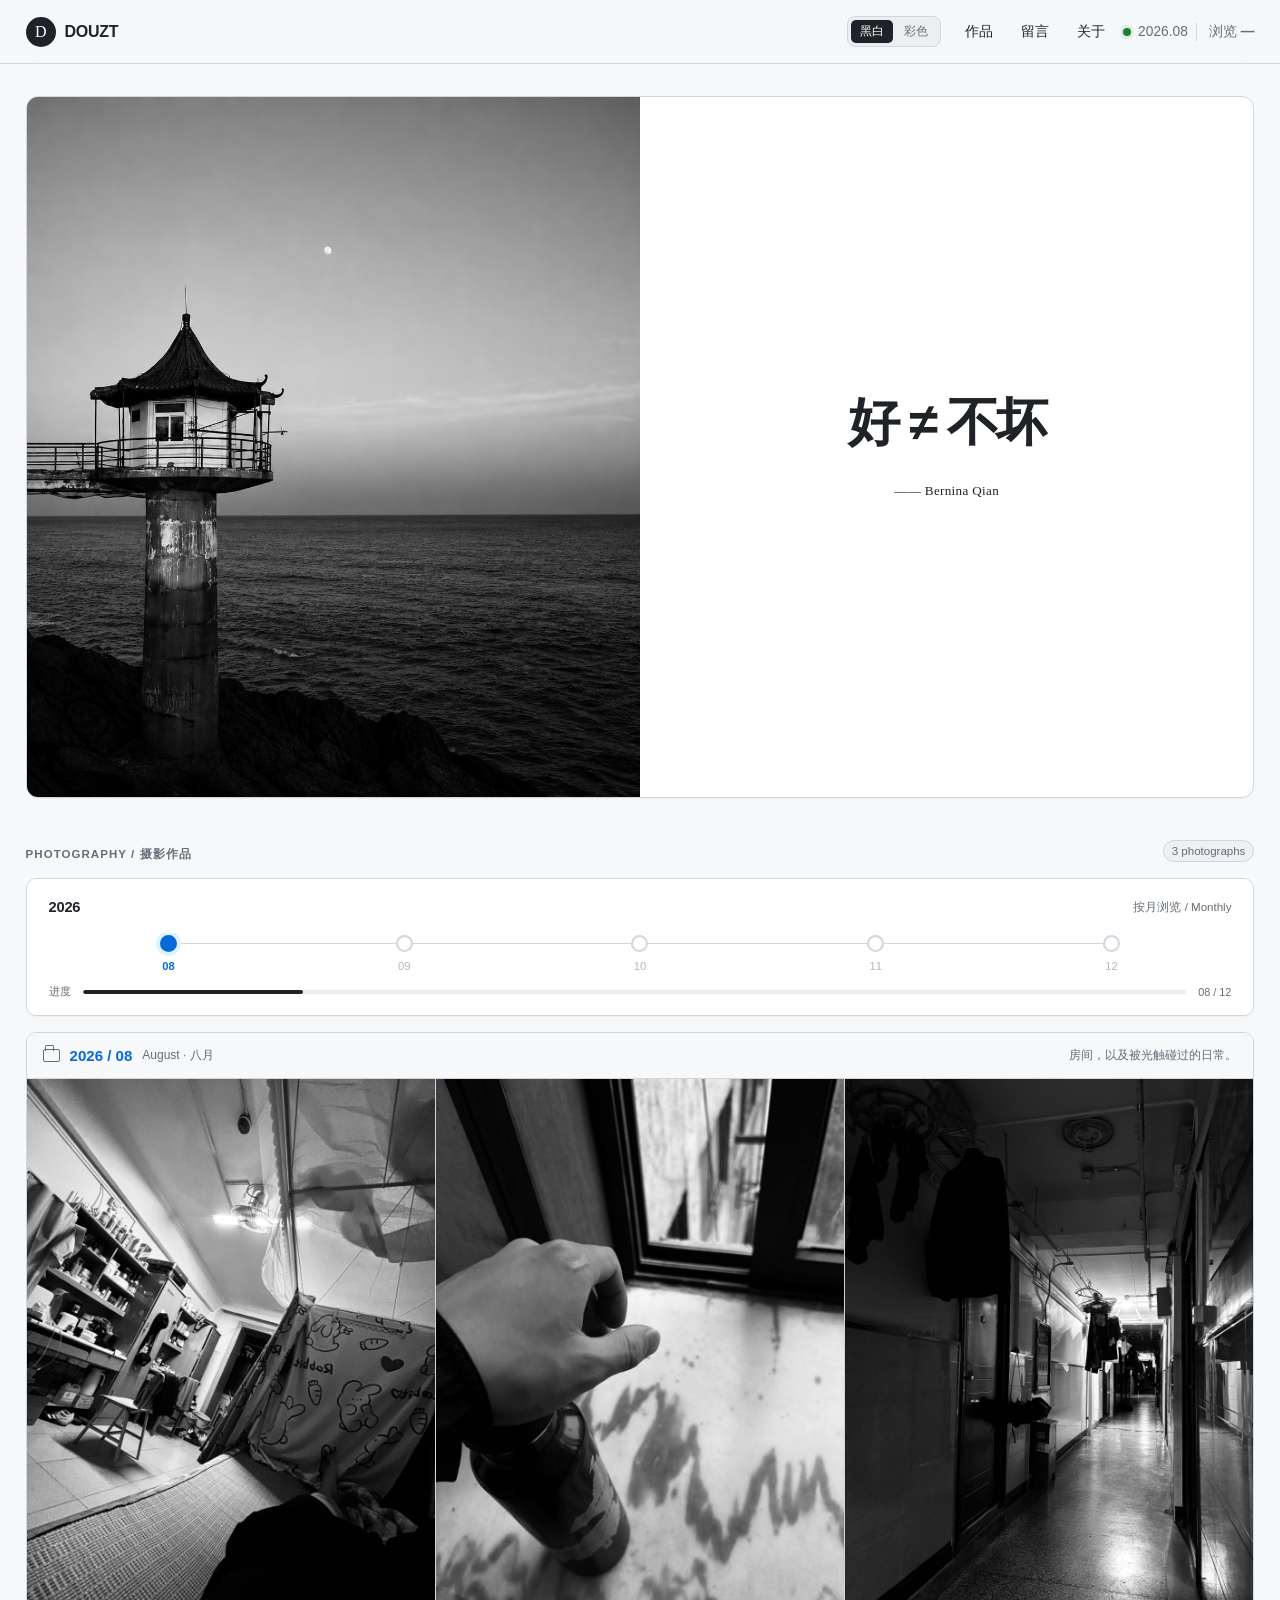
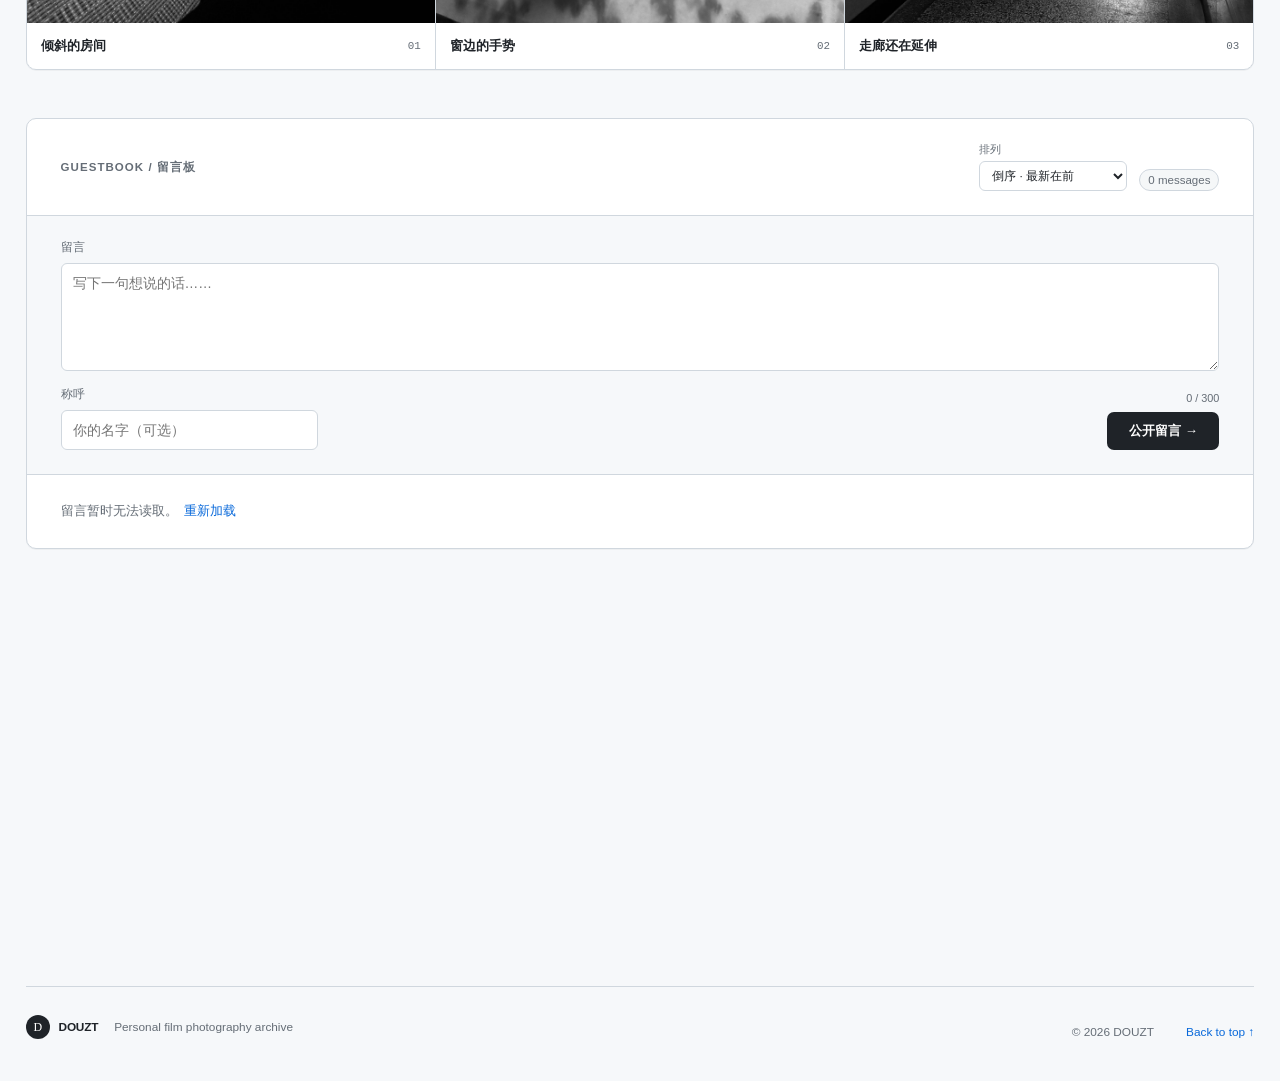
<file: index.html>
<!doctype html>
<html lang="zh-CN" data-theme="bw">
<head>
  <meta charset="utf-8">
  <meta name="viewport" content="width=device-width, initial-scale=1">
  <meta name="theme-color" content="#f6f8fa">
  <meta name="description" content="DOUZT 的个人黑白胶片摄影档案，保存日常空间、光线与生活留下的痕迹。">
  <meta property="og:title" content="DOUZT — Film Photography Archive">
  <meta property="og:description" content="保存黑白胶片中的日常、空间与光线。">
  <meta property="og:image" content="og.png">
  <title>DOUZT — Film Photography Archive</title>
  <script src="guestbook-config.js"></script>
  <style>
:root {
  --canvas: #f6f8fa;
  --surface: #ffffff;
  --ink: #1f2328;
  --muted: #656d76;
  --border: #d0d7de;
  --border-soft: #d8dee4;
  --accent: #0969da;
  --accent-soft: #ddf4ff;
  --klein: #002fa7;
  --shadow: 0 1px 0 rgba(31, 35, 40, 0.04);
}

html[data-theme="color"] {
  --canvas: #ffffff;
  --surface: #ffffff;
  --ink: #20242b;
  --muted: #697386;
  --border: #d8dee8;
  --border-soft: #e8ebf1;
  --accent: #002fa7;
  --accent-soft: #edf2ff;
  --shadow: 0 1px 2px rgba(31, 35, 40, 0.035), 0 12px 32px rgba(43, 55, 82, 0.045);
}

* { box-sizing: border-box; }
html { scroll-behavior: smooth; background: var(--canvas); }
body { margin: 0; background: var(--canvas); color: var(--ink); font-family: -apple-system, BlinkMacSystemFont, "Segoe UI", Arial, "PingFang SC", "Microsoft YaHei", sans-serif; -webkit-font-smoothing: antialiased; }
a { color: inherit; text-decoration: none; }
button { color: inherit; font: inherit; }
::selection { background: var(--accent-soft); color: var(--ink); }

.topbar { position: sticky; z-index: 50; top: 0; height: 64px; background: rgba(246, 248, 250, 0.9); border-bottom: 1px solid var(--border); backdrop-filter: blur(16px); }
.topbar-inner { width: calc(100% - clamp(28px, 4vw, 72px)); height: 100%; margin: 0 auto; display: flex; align-items: center; justify-content: space-between; }
.brand { display: inline-flex; align-items: center; gap: 9px; font-weight: 650; letter-spacing: -0.02em; }
.brand-mark { display: grid; place-items: center; width: 30px; height: 30px; border-radius: 50%; background: var(--ink); color: #fff; font-family: Georgia, serif; font-weight: 400; }
.topbar nav { display: flex; align-items: center; gap: 8px; font-size: 0.86rem; }
.mode-switch { display: inline-flex; gap: 2px; margin-right: 6px; padding: 3px; background: rgba(175, 184, 193, 0.14); border: 1px solid var(--border); border-radius: 8px; }
.mode-switch button { padding: 4px 9px; color: var(--muted); background: transparent; border: 0; border-radius: 5px; font-size: 0.72rem; cursor: pointer; }
.mode-switch button:hover, .mode-switch button:focus-visible { color: var(--accent); }
.mode-switch button.active { color: #fff; background: var(--ink); box-shadow: var(--shadow); }
html[data-theme="color"] ::selection { background: var(--klein); color: #ffffff; }
html[data-theme="color"] .mode-switch { background: #f3f5f8; border-color: var(--border); }
html[data-theme="color"] .mode-switch button { color: var(--muted); }
html[data-theme="color"] .mode-switch button:hover,
html[data-theme="color"] .mode-switch button:focus-visible { color: var(--klein); }
html[data-theme="color"] .mode-switch button.active { color: #ffffff; background: var(--klein); box-shadow: 0 1px 3px rgba(0, 47, 167, 0.2); }
html[data-theme="color"] .brand-mark { color: #ffffff; background: var(--klein); }
.topbar nav a { padding: 7px 10px; border-radius: 6px; }
.topbar nav a:hover, .topbar nav a:focus-visible { background: rgba(208, 215, 222, 0.4); }
.nav-status { display: inline-flex; align-items: center; gap: 7px; color: var(--muted); }
.nav-status i { width: 8px; height: 8px; border-radius: 50%; background: #1a7f37; box-shadow: 0 0 0 3px rgba(26, 127, 55, 0.1); }
.nav-views { padding-left: 12px; color: var(--muted); border-left: 1px solid var(--border); font-variant-numeric: tabular-nums; }
html[data-theme="color"] .topbar { background: rgba(255, 255, 255, 0.94); }
html[data-theme="color"] .topbar nav a:hover,
html[data-theme="color"] .topbar nav a:focus-visible { color: var(--klein); background: var(--accent-soft); }
html[data-theme="color"] .nav-status i { background: var(--klein); box-shadow: 0 0 0 3px rgba(0, 47, 167, 0.1); }
html[data-theme="color"] .compact-hero { border-color: #cbd5e4; }
html[data-theme="color"] .hero-copy { color: #ffffff; background: var(--klein); }
html[data-theme="color"] .hero-copy h1 { color: #ffffff; }
html[data-theme="color"] .quote-credit { color: #e1e9ff; }
html[data-theme="color"] .month-bar,
html[data-theme="color"] .guestbook-form { background: #f7f9fc; }
html[data-theme="color"] .timeline-progress { background: #e8edf5; }
html[data-theme="color"] .timeline-progress i { background: var(--klein); }
html[data-theme="color"] .form-actions button { color: #ffffff; background: var(--klein); border-color: var(--klein); }
html[data-theme="color"] .form-actions button:hover { color: #ffffff; background: #002889; }
html[data-theme="color"] .count-badge { color: var(--klein); background: var(--accent-soft); border-color: #c8d6f7; }
html[data-theme="color"] .timeline-year-tabs button.active { color: var(--klein); background: var(--accent-soft); border-color: #c8d6f7; }
html[data-theme="color"] .timeline-node:disabled { color: #a8b0bd; }
html[data-theme="color"] .month-bar { background: #f7f9fc; }
html[data-theme="color"] .guestbook-form input:focus,
html[data-theme="color"] .guestbook-form textarea:focus { border-color: var(--klein); box-shadow: 0 0 0 3px rgba(0, 47, 167, 0.11); }
html[data-theme="color"] .view-cue { color: #ffffff; background: rgba(0, 47, 167, 0.92); }
html[data-theme="color"] footer .brand { color: var(--ink); }

.site-content { width: calc(100% - clamp(28px, 4vw, 72px)); margin: 0 auto; padding: 32px 0 80px; }
.compact-hero { display: grid; grid-template-columns: repeat(2, minmax(0, 1fr)); height: clamp(680px, 78vh, 860px); overflow: hidden; background: var(--surface); border: 1px solid var(--border); border-radius: 12px; box-shadow: var(--shadow); }
.hero-copy { min-width: 0; padding: clamp(54px, 5.6vw, 104px); display: flex; flex-direction: column; align-items: center; justify-content: center; text-align: center; }
.hero-copy-pending { visibility: hidden; opacity: 0; }
.hero-copy-ready { visibility: visible; opacity: 1; transition: opacity 180ms ease; }
.overline { margin: 0; color: var(--muted); font-size: 0.72rem; font-weight: 600; letter-spacing: 0.09em; text-transform: uppercase; }
.hero-copy h1 { margin: 0 0 34px; font-size: clamp(2.9rem, 4.1vw, 4.9rem); font-weight: 650; line-height: 1.03; letter-spacing: -0.055em; }
.hero-copy h1 span { display: block; white-space: nowrap; }
.hero-summary { max-width: 430px; margin: 0; color: var(--muted); font-size: 1rem; line-height: 1.75; }
.hero-copy blockquote { margin: 34px 0 30px; padding-left: 18px; border-left: 2px solid var(--border); }
.hero-copy blockquote p { margin: 0; font-family: Georgia, "Times New Roman", serif; font-size: 1rem; line-height: 1.55; }
.hero-copy cite { display: block; margin-top: 8px; color: var(--muted); font-size: 0.7rem; font-style: normal; letter-spacing: 0.08em; text-transform: uppercase; }
.quote-credit { width: 100%; margin: 0; color: var(--ink); font-family: Georgia, "Times New Roman", serif; font-size: clamp(0.82rem, 1vw, 1rem); letter-spacing: 0.025em; text-align: center; }
.primary-link { display: inline-flex; align-items: center; gap: 20px; padding: 9px 14px; background: var(--ink); color: #fff; border: 1px solid rgba(31, 35, 40, 0.15); border-radius: 7px; font-size: 0.86rem; font-weight: 600; transition: transform 180ms ease, background 180ms ease; }
.primary-link:hover { background: #32383f; transform: translateY(-1px); }
.hero-visual { position: relative; min-height: 0; overflow: hidden; background: #d8dadd; }
.hero-visual img { position: absolute; inset: 0; width: 100%; height: 100%; object-fit: cover; object-position: center; }
.visual-label { position: absolute; right: 14px; bottom: 14px; padding: 6px 9px; background: rgba(0, 0, 0, 0.7); color: #fff; border: 1px solid rgba(255, 255, 255, 0.22); border-radius: 6px; font-size: 0.65rem; letter-spacing: 0.06em; text-transform: uppercase; backdrop-filter: blur(8px); }

.portfolio-layout { display: grid; grid-template-columns: minmax(0, 1fr); align-items: start; padding-top: 40px; }
.avatar { display: grid; place-items: center; width: 82px; height: 82px; margin-bottom: 16px; border-radius: 50%; background: var(--ink); color: #fff; font-family: Georgia, serif; font-size: 2.5rem; }
.handle { margin: 3px 0 18px !important; color: var(--muted) !important; font-size: 0.92rem !important; }

.archive-main { min-width: 0; }
.section-heading { display: flex; align-items: end; justify-content: space-between; gap: 20px; margin: 2px 0 16px; }
.section-heading h2 { margin: 6px 0 0; font-size: 1.75rem; letter-spacing: -0.035em; }
.count-badge { padding: 4px 8px; color: var(--muted); background: rgba(175, 184, 193, 0.12); border: 1px solid var(--border); border-radius: 999px; font-size: 0.72rem; }
.timeline-panel { margin-bottom: 16px; padding: 20px 22px 16px; background: var(--surface); border: 1px solid var(--border); border-radius: 10px; box-shadow: var(--shadow); }
.timeline-heading { display: flex; align-items: center; justify-content: space-between; gap: 20px; margin-bottom: 18px; }
.timeline-heading > div { display: flex; align-items: center; gap: 12px; }
.timeline-heading strong { font-size: 0.92rem; letter-spacing: -0.02em; }
.timeline-heading span { color: var(--muted); font-size: 0.72rem; }
.timeline-year-tabs { display: flex; align-items: center; gap: 4px; }
.timeline-year-tabs button { padding: 3px 7px; color: var(--muted); background: transparent; border: 1px solid transparent; border-radius: 5px; font-size: 0.68rem; cursor: pointer; }
.timeline-year-tabs button:hover, .timeline-year-tabs button:focus-visible { color: var(--accent); border-color: var(--border); }
.timeline-year-tabs button.active { color: var(--accent); background: var(--accent-soft); border-color: rgba(9, 105, 218, 0.18); }
.timeline-scroll { overflow-x: auto; padding: 2px 2px 8px; scrollbar-width: thin; }
.timeline-track { position: relative; display: grid; grid-template-columns: repeat(12, minmax(54px, 1fr)); min-width: 720px; }
.timeline-track::before { content: ""; position: absolute; left: var(--timeline-edge, 4.16%); right: var(--timeline-edge, 4.16%); top: 8px; height: 1px; background: var(--border); }
.timeline-node { position: relative; z-index: 1; display: grid; justify-items: center; gap: 8px; padding: 0 4px 5px; color: var(--muted); background: transparent; border: 0; font: inherit; font-size: 0.7rem; font-variant-numeric: tabular-nums; cursor: pointer; }
.timeline-node:disabled { color: #afb8c1; cursor: default; }
.timeline-node:not(:disabled):hover, .timeline-node:not(:disabled):focus-visible { color: var(--accent); }
.timeline-node:focus-visible { outline: 2px solid var(--accent); outline-offset: 3px; border-radius: 4px; }
.timeline-dot { width: 17px; height: 17px; background: var(--surface); border: 2px solid var(--border); border-radius: 50%; transition: border-color 160ms ease, background 160ms ease, box-shadow 160ms ease; }
.timeline-node.active { color: var(--accent); font-weight: 600; }
.timeline-node.active .timeline-dot { background: var(--accent); border-color: var(--accent); box-shadow: 0 0 0 4px var(--accent-soft); }
.timeline-progress-row { display: grid; grid-template-columns: auto minmax(120px, 1fr) auto; gap: 12px; align-items: center; color: var(--muted); font-size: 0.68rem; font-variant-numeric: tabular-nums; }
.timeline-progress { height: 4px; overflow: hidden; background: #eaeef2; border-radius: 999px; }
.timeline-progress i { display: block; height: 100%; background: var(--ink); border-radius: inherit; transition: width 320ms cubic-bezier(0.22, 1, 0.36, 1); }
.month-card { overflow: hidden; background: var(--surface); border: 1px solid var(--border); border-radius: 10px; box-shadow: var(--shadow); }
.month-bar { display: flex; align-items: center; justify-content: space-between; gap: 24px; padding: 14px 16px; border-bottom: 1px solid var(--border); background: #f6f8fa; }
.month-bar > div { display: flex; align-items: center; gap: 10px; }
.month-bar h3 { margin: 0; color: var(--accent); font-size: 0.94rem; }
.month-name { color: var(--muted); font-size: 0.75rem; }
.month-bar p { margin: 0; color: var(--muted); font-size: 0.78rem; }
.folder-icon { position: relative; width: 17px; height: 13px; border: 1.5px solid var(--muted); border-radius: 2px; }
.folder-icon::before { content: ""; position: absolute; left: 1px; top: -5px; width: 7px; height: 5px; border: 1.5px solid var(--muted); border-bottom: 0; border-radius: 2px 2px 0 0; }
.gallery-grid { display: grid; grid-template-columns: repeat(3, minmax(0, 1fr)); gap: 1px; background: var(--border); }
.photo-card { min-width: 0; background: var(--surface); }
.photo-button { position: relative; display: block; width: 100%; padding: 0; border: 0; background: #111; cursor: zoom-in; overflow: hidden; }
.photo-frame { position: relative; display: block; width: 100%; aspect-ratio: 3 / 4; overflow: hidden; }
.photo-frame img { position: absolute; inset: 0; width: 100%; height: 100%; object-fit: cover; transition: transform 550ms cubic-bezier(0.22, 1, 0.36, 1), filter 280ms ease; }
.photo-button:hover .photo-frame img, .photo-button:focus-visible .photo-frame img { transform: scale(1.035); filter: contrast(1.06); }
.photo-button:focus-visible { outline: 2px solid var(--accent); outline-offset: -2px; }
.view-cue { position: absolute; right: 10px; bottom: 10px; padding: 5px 8px; background: rgba(255, 255, 255, 0.92); color: var(--ink); border-radius: 5px; font-size: 0.68rem; opacity: 0; transform: translateY(4px); transition: opacity 180ms ease, transform 180ms ease; }
.photo-button:hover .view-cue, .photo-button:focus-visible .view-cue { opacity: 1; transform: translateY(0); }
.photo-info { display: flex; align-items: center; justify-content: space-between; gap: 10px; padding: 14px; }
.photo-info h4 { margin: 0; font-size: 0.84rem; font-weight: 600; }
.photo-info p { margin: 4px 0 0; color: var(--muted); font-size: 0.72rem; }
.photo-info > span { color: var(--muted); font-family: ui-monospace, SFMono-Regular, Consolas, monospace; font-size: 0.68rem; }
.about-card { display: flex; flex-direction: column; align-items: center; gap: 28px; margin: 24px 0 0; padding: 42px 40px; text-align: center; background: var(--surface); border: 1px solid var(--border); border-radius: 10px; box-shadow: var(--shadow); }
.about-identity { display: flex; flex-direction: column; align-items: center; }
.about-identity .overline { margin-bottom: 24px; }
.about-identity h2 { margin: 0; font-size: 1.45rem; letter-spacing: -0.03em; }
.about-profile-copy { width: min(100%, 620px); }
.about-profile-copy > p { margin: 0 0 24px; color: var(--ink); font-size: 0.92rem; line-height: 1.75; }
.about-profile-copy dl { display: grid; gap: 3px; margin: 0; }
.about-profile-copy dl div { display: grid; justify-items: center; gap: 3px; padding: 7px 0; font-size: 0.8rem; }
.about-profile-copy dt { color: var(--muted); }
.about-profile-copy dd { margin: 0; text-align: center; }

.guestbook-card { margin: 48px 0 0; overflow: hidden; background: var(--surface); border: 1px solid var(--border); border-radius: 10px; box-shadow: var(--shadow); }
.guestbook-heading { display: flex; align-items: center; justify-content: space-between; gap: 24px; padding: 24px 34px; border-bottom: 1px solid var(--border); }
.guestbook-tools { display: flex; align-items: end; gap: 12px; }
.guestbook-tools label { display: grid; gap: 4px; color: var(--muted); font-size: 0.68rem; }
.guestbook-tools select { min-width: 148px; padding: 6px 28px 6px 8px; color: var(--ink); background: var(--surface); border: 1px solid var(--border); border-radius: 6px; font: inherit; font-size: 0.74rem; }
.guestbook-heading h2 { margin: 7px 0 6px; font-size: 1.75rem; letter-spacing: -0.035em; }
.guestbook-heading > div > p:last-child { margin: 0; color: var(--muted); font-size: 0.8rem; line-height: 1.6; }
.guestbook-form { display: grid; grid-template-columns: minmax(220px, 0.34fr) minmax(0, 1fr) auto; gap: 16px; align-items: end; padding: 24px 34px; background: #f6f8fa; border-bottom: 1px solid var(--border); }
.guestbook-form label { display: grid; gap: 7px; color: var(--muted); font-size: 0.74rem; }
.guestbook-form .message-field { grid-column: 1 / -1; }
.guestbook-form .name-field { grid-column: 1; }
.guestbook-form input, .guestbook-form textarea { width: 100%; padding: 9px 11px; color: var(--ink); background: var(--surface); border: 1px solid var(--border); border-radius: 6px; font: inherit; font-size: 0.86rem; outline: none; resize: vertical; transition: border-color 160ms ease, box-shadow 160ms ease; }
.guestbook-form input { height: 40px; }
.guestbook-form textarea { min-height: 108px; max-height: 220px; line-height: 1.55; }
.guestbook-form input:focus, .guestbook-form textarea:focus { border-color: var(--accent); box-shadow: 0 0 0 3px rgba(9, 105, 218, 0.12); }
.form-actions { grid-column: 3; display: flex; flex-direction: column; align-items: flex-end; gap: 8px; }
.form-actions > span { color: var(--muted); font-size: 0.68rem; font-variant-numeric: tabular-nums; }
.form-actions button { min-width: 112px; padding: 9px 13px; color: #fff; background: var(--ink); border: 1px solid rgba(31, 35, 40, 0.15); border-radius: 7px; font-size: 0.82rem; font-weight: 600; cursor: pointer; transition: transform 160ms ease, background 160ms ease; }
.form-actions button:hover { background: #32383f; transform: translateY(-1px); }
.form-actions button:disabled { opacity: 0.55; cursor: not-allowed; transform: none; }
.message-list { display: grid; }
.message-item { display: grid; grid-template-columns: minmax(0, 1fr) minmax(110px, 0.2fr) minmax(160px, auto); gap: 24px; align-items: start; padding: 20px 34px; border-bottom: 1px solid var(--border-soft); }
.message-item:last-child { border-bottom: 0; }
.message-item strong { justify-self: end; font-size: 0.82rem; }
.message-item time { justify-self: end; color: var(--muted); font-size: 0.7rem; font-variant-numeric: tabular-nums; white-space: nowrap; }
.message-item p { margin: 0; color: var(--ink); font-size: 0.85rem; line-height: 1.7; white-space: pre-wrap; overflow-wrap: anywhere; }
.board-state { margin: 0; padding: 28px 34px; color: var(--muted); font-size: 0.8rem; }
.board-state button { margin-left: 6px; padding: 0; color: var(--accent); background: transparent; border: 0; cursor: pointer; }

footer { width: calc(100% - clamp(28px, 4vw, 72px)); margin: 0 auto; padding: 28px 0 42px; display: grid; grid-template-columns: 1fr auto auto; gap: 32px; align-items: end; color: var(--muted); border-top: 1px solid var(--border); font-size: 0.74rem; }
footer > div { display: flex; align-items: center; gap: 16px; }
footer p { margin: 0; }
footer .brand { color: var(--ink); }
footer .brand-mark { width: 24px; height: 24px; font-size: 0.75rem; }
footer > a:last-child { color: var(--accent); }

.reveal { opacity: 0; transform: translateY(14px); transition: opacity 600ms ease, transform 600ms cubic-bezier(0.22, 1, 0.36, 1); }
.reveal.is-visible { opacity: 1; transform: translateY(0); }

.lightbox { position: fixed; z-index: 200; inset: 0; background: rgba(13, 17, 23, 0.96); color: #fff; animation: lightbox-in 220ms ease both; }
@keyframes lightbox-in { from { opacity: 0; } to { opacity: 1; } }
.lightbox-image { position: absolute; top: 50%; left: 50%; width: min(82vw, 1400px); height: min(78vh, 900px); transform: translate(-50%, -50%); }
.lightbox-image img { width: 100% !important; height: 100% !important; object-fit: contain; }
.lightbox-close, .lightbox-prev, .lightbox-next { position: absolute; z-index: 2; border: 0; background: transparent; color: inherit; cursor: pointer; }
.lightbox-close { top: 18px; right: 24px; padding: 8px; font-size: 0.75rem; }
.lightbox-prev, .lightbox-next { top: 50%; padding: 24px; font-size: 1.5rem; transform: translateY(-50%); }
.lightbox-prev { left: 0; } .lightbox-next { right: 0; }
.lightbox-caption { position: absolute; inset: auto 28px 20px; display: grid; grid-template-columns: 90px 1fr auto; gap: 20px; font-size: 0.7rem; letter-spacing: 0.05em; text-transform: uppercase; }

@media (max-width: 820px) {
  .site-content, .topbar-inner, footer { width: min(100% - 28px, 680px); }
  .compact-hero { grid-template-columns: 1fr; height: auto; }
  .hero-copy { padding: 44px 30px 48px; justify-content: center; }
  .hero-copy h1 { margin-bottom: 24px; }
  .hero-copy h1 span { white-space: normal; }
  .quote-credit { letter-spacing: 0.025em; }
  .hero-visual { height: clamp(440px, 68vh, 620px); min-height: 0; grid-row: 1; }
  .portfolio-layout { grid-template-columns: 1fr; }
  .guestbook-form { grid-template-columns: minmax(200px, 0.65fr) minmax(0, 1fr); }
  .guestbook-form .message-field { grid-column: 1 / -1; }
  .form-actions { grid-column: 2; flex-direction: row; align-items: center; justify-content: flex-end; }
}

@media (max-width: 620px) {
  .topbar { height: 58px; }
  .topbar nav a:not(.nav-status) { display: none; }
  .mode-switch { margin-right: 0; }
  .mode-switch button { padding-inline: 7px; }
  .site-content { padding-top: 18px; }
  .compact-hero { min-height: 0; }
  .hero-visual { height: clamp(420px, 68vh, 560px); min-height: 0; }
  .hero-copy h1 { font-size: 2.65rem; }
  .gallery-grid { grid-template-columns: 1fr; }
  .timeline-panel { padding: 18px 16px 14px; }
  .month-bar { align-items: flex-start; flex-direction: column; }
  .photo-frame { aspect-ratio: 4 / 5; }
  .view-cue { opacity: 1; transform: none; }
  .about-card { grid-template-columns: 1fr; gap: 30px; padding: 28px 24px; }
  .about-profile-copy { max-width: none; }
  .guestbook-heading { align-items: flex-start; flex-direction: column; padding: 26px 24px 22px; }
  .guestbook-form { grid-template-columns: 1fr; padding: 22px 24px; }
  .guestbook-form .message-field, .guestbook-form .name-field, .form-actions { grid-column: 1; }
  .form-actions { justify-content: space-between; }
  .guestbook-heading { align-items: flex-start; }
  .guestbook-tools { align-items: flex-end; flex-direction: column-reverse; }
  .message-item { grid-template-columns: 1fr auto; gap: 8px 16px; padding: 18px 24px; }
  .message-item p { grid-column: 1 / -1; }
  .message-item strong { justify-self: start; }
  .board-state { padding: 24px; }
  footer { grid-template-columns: 1fr auto; }
  footer > div { display: block; }
  footer p { margin-top: 8px; }
  footer > span { display: none; }
  .lightbox-image { width: calc(100vw - 24px); height: calc(100vh - 160px); }
  .lightbox-prev, .lightbox-next { top: auto; bottom: 18px; padding: 12px; transform: none; }
  .lightbox-caption { inset: auto 58px 23px; grid-template-columns: 1fr; gap: 4px; text-align: center; }
  .lightbox-caption span:last-child { display: none; }
}

@media (prefers-reduced-motion: reduce) {
  html { scroll-behavior: auto; }
  *, *::before, *::after { animation-duration: 0.01ms !important; animation-iteration-count: 1 !important; transition-duration: 0.01ms !important; }
  .reveal { opacity: 1; transform: none; }
}

    .lightbox { display:none; opacity:0; pointer-events:none; animation:none; }
    .lightbox.open { display:block; opacity:1; pointer-events:auto; animation:lightbox-in 220ms ease both; }
  </style>
  <noscript><style>.hero-copy { visibility: visible !important; opacity: 1 !important; }</style></noscript>
</head>
<body>
  <header class="topbar">
    <div class="topbar-inner">
      <a class="brand" href="#top" aria-label="返回首页"><span class="brand-mark">D</span><span>DOUZT</span></a>
      <nav aria-label="主要导航">
        <div class="mode-switch" role="group" aria-label="切换摄影版本"><button type="button" class="active" data-mode="bw" aria-pressed="true">黑白</button><button type="button" data-mode="color" aria-pressed="false">彩色</button></div>
        <a href="#archive">作品</a><a href="#guestbook">留言</a><a href="#about">关于</a>
        <span class="nav-status"><i></i><span id="nav-period">2026.08</span></span><span class="nav-views" aria-label="总浏览量">浏览 <b id="view-count">—</b></span>
      </nav>
    </div>
  </header>

  <main class="site-content" id="top">
    <section class="compact-hero reveal" aria-labelledby="hero-title">
      <div class="hero-visual hero-photo"><img id="hero-image" src="hero-pavilion-square.png" alt="海边完整灯塔、月亮与水面的黑白照片" fetchpriority="high"></div>
      <div class="hero-copy hero-copy-pending">
        <h1 id="hero-title"><span>好 ≠ 不坏</span></h1>
        <p class="quote-credit" id="quote-credit">—— Bernina Qian</p>
      </div>
    </section>

    <section class="portfolio-layout" id="archive">
      <div class="archive-main">
        <header class="section-heading reveal"><p class="overline">Photography / 摄影作品</p><span class="count-badge" id="archive-count">3 photographs</span></header>
        <div class="timeline-panel reveal">
          <div class="timeline-heading"><div><strong id="timeline-year">2026</strong><div class="timeline-year-tabs" id="timeline-years"></div></div><span>按月浏览 / Monthly</span></div>
          <div class="timeline-scroll"><div class="timeline-track" id="timeline-track" role="tablist" aria-label="2026 年摄影作品时间轴" style="grid-template-columns:repeat(5,minmax(54px,1fr));--timeline-edge:10%"><button type="button" role="tab" class="timeline-node active" data-month="2026-08" aria-selected="true" aria-controls="timeline-gallery" aria-label="2026 年 08 月"><span class="timeline-dot" aria-hidden="true"></span><span>08</span></button><button type="button" role="tab" class="timeline-node" data-month="2026-09" aria-selected="false" aria-controls="timeline-gallery" aria-label="2026 年 09 月，暂无作品" disabled><span class="timeline-dot" aria-hidden="true"></span><span>09</span></button><button type="button" role="tab" class="timeline-node" data-month="2026-10" aria-selected="false" aria-controls="timeline-gallery" aria-label="2026 年 10 月，暂无作品" disabled><span class="timeline-dot" aria-hidden="true"></span><span>10</span></button><button type="button" role="tab" class="timeline-node" data-month="2026-11" aria-selected="false" aria-controls="timeline-gallery" aria-label="2026 年 11 月，暂无作品" disabled><span class="timeline-dot" aria-hidden="true"></span><span>11</span></button><button type="button" role="tab" class="timeline-node" data-month="2026-12" aria-selected="false" aria-controls="timeline-gallery" aria-label="2026 年 12 月，暂无作品" disabled><span class="timeline-dot" aria-hidden="true"></span><span>12</span></button></div></div>
          <div class="timeline-progress-row" aria-label="时间进度"><span>进度</span><div class="timeline-progress"><i style="width:20%"></i></div><span class="timeline-progress-label">08 / 12</span></div>
        </div>
        <article class="month-card reveal" id="timeline-gallery" aria-labelledby="month-heading">
          <header class="month-bar"><div><span class="folder-icon" aria-hidden="true"></span><h3 id="month-heading">2026 / 08</h3><span class="month-name" id="month-name">August · 八月</span></div><p id="month-description">房间，以及被光触碰过的日常。</p></header>
          <div class="gallery-grid" id="gallery-grid"><article class="photo-card"><button type="button" class="photo-button" data-index="0" aria-label="全屏查看：倾斜的房间"><span class="photo-frame"><img src="room-01.jpg" alt="倾斜视角下的黑白房间、帘子与生活用品" loading="lazy"></span><span class="view-cue">查看大图</span></button><div class="photo-info"><div><h4>倾斜的房间</h4></div><span>01</span></div></article><article class="photo-card"><button type="button" class="photo-button" data-index="1" aria-label="全屏查看：窗边的手势"><span class="photo-frame"><img src="room-02.jpg" alt="窗边一只扶着瓶子的手，墙上落着模糊树影" loading="lazy"></span><span class="view-cue">查看大图</span></button><div class="photo-info"><div><h4>窗边的手势</h4></div><span>02</span></div></article><article class="photo-card"><button type="button" class="photo-button" data-index="2" aria-label="全屏查看：走廊还在延伸"><span class="photo-frame"><img src="room-03.jpg" alt="晾着衣物的幽深黑白走廊，尽头有一束光" loading="lazy"></span><span class="view-cue">查看大图</span></button><div class="photo-info"><div><h4>走廊还在延伸</h4></div><span>03</span></div></article></div>
        </article>
      </div>
    </section>

    <section class="guestbook-card reveal" id="guestbook" aria-labelledby="guestbook-title">
      <header class="guestbook-heading"><p class="overline" id="guestbook-title">Guestbook / 留言板</p><div class="guestbook-tools"><label><span>排列</span><select id="message-order"><option value="desc">倒序 · 最新在前</option><option value="asc">正序 · 最早在前</option></select></label><span class="count-badge" id="message-count">0 messages</span></div></header>
      <form class="guestbook-form" id="guestbook-form">
        <label class="message-field"><span>留言</span><textarea id="guest-message" required maxlength="300" rows="4" placeholder="写下一句想说的话……"></textarea></label>
        <label class="name-field"><span>称呼</span><input id="guest-name" type="text" maxlength="30" placeholder="你的名字（可选）"></label>
        <div class="form-actions"><span id="character-count">0 / 300</span><button type="submit">公开留言 <span aria-hidden="true">→</span></button></div>
      </form>
      <div class="message-list" id="message-list" aria-live="polite"><p class="board-state">正在读取留言……</p></div>
    </section>

    <section class="about-card reveal" id="about">
      <div class="about-identity"><p class="overline" id="about-kicker">About / 关于</p><h2 id="about-title">DOUZT</h2></div>
      <div class="about-profile-copy"><dl><div><dt id="about-media-label">媒介</dt><dd id="about-media">Black &amp; white film</dd></div><div><dt id="about-update-label">更新</dt><dd id="about-update-value">Monthly</dd></div><div><dt id="about-location-label">地点</dt><dd id="about-location-value">China</dd></div></dl></div>
    </section>
  </main>

  <footer><div><a class="brand" href="#top"><span class="brand-mark">D</span><span>DOUZT</span></a><p>Personal film photography archive</p></div><span>© 2026 DOUZT</span><a href="#top">Back to top ↑</a></footer>

  <div class="lightbox" role="dialog" aria-modal="true" aria-label="全屏作品浏览" aria-hidden="true">
    <button class="lightbox-close" type="button" aria-label="关闭全屏作品">关闭 ×</button>
    <div class="lightbox-image"><img src="room-01.jpg" alt=""></div>
    <div class="lightbox-caption"><span class="lb-number">01 / 03</span><span class="lb-title">倾斜的房间</span><span class="lb-date">2026.08</span></div>
    <button class="lightbox-prev" type="button" aria-label="上一张">←</button><button class="lightbox-next" type="button" aria-label="下一张">→</button>
  </div>

  <script>
    const fallbackAlbums=[{id:'fallback-2026-08',collection:'bw',year:2026,month:8,title_zh:'八月',title_en:'August',description:'房间，以及被光触碰过的日常。'},{id:'fallback-color-2026-08',collection:'color',year:2026,month:8,title_zh:'八月',title_en:'August',description:''}];
    const fallbackWorks=[
      {id:'fallback-1',album_id:'fallback-2026-08',image_url:'room-01.jpg',title_zh:'倾斜的房间',title_en:'Room, tilted',alt_text:'倾斜视角下的黑白房间、帘子与生活用品'},
      {id:'fallback-2',album_id:'fallback-2026-08',image_url:'room-02.jpg',title_zh:'窗边的手势',title_en:'A gesture by the window',alt_text:'窗边一只扶着瓶子的手，墙上落着模糊树影'},
      {id:'fallback-3',album_id:'fallback-2026-08',image_url:'room-03.jpg',title_zh:'走廊还在延伸',title_en:'The corridor keeps going',alt_text:'晾着衣物的幽深黑白走廊，尽头有一束光'}
    ];
    let albums=fallbackAlbums.slice();
    let allPhotos=fallbackWorks.slice();
    let works=fallbackWorks.slice();
    let mode=localStorage.getItem('douzt-photo-mode')==='color'?'color':'bw';
    let activeAlbum=fallbackAlbums.find(function(album){return album.collection===mode})||fallbackAlbums[0];
    let selectedYear=2026;
    const heroSourcesPrefix='__douzt_hero__:';
    let heroSources={bw:'hero-pavilion-square.png',color:'hero-pavilion-color.jpg'};
    const defaultAbout={kicker:'About / 关于',title:'DOUZT',mediaLabel:'媒介',mediaBw:'Black & white film',mediaColor:'Color photography',updateLabel:'更新',updateValue:'Monthly',locationLabel:'地点',locationValue:'China'};
    let aboutSettings=Object.assign({},defaultAbout);
    const lightbox=document.querySelector('.lightbox');
    const full=document.querySelector('.lightbox-image img');
    let current=0;
    const richTextPrefix='__douzt_rich__:';
    function escapeHtml(value){const node=document.createElement('span');node.textContent=value==null?'':String(value);return node.innerHTML}
    function unpackRichText(value,fallback){const source=value==null||value===''?String(fallback||''):String(value);if(!source.startsWith(richTextPrefix))return{text:source,style:{}};try{const parsed=JSON.parse(source.slice(richTextPrefix.length));return{text:String(parsed.text||fallback||''),style:parsed.style&&typeof parsed.style==='object'?parsed.style:{}}}catch(error){return{text:source,style:{}}}}
    function unpackAboutSettings(value){try{const parsed=JSON.parse(String(value||''));return parsed&&typeof parsed==='object'?Object.assign({},defaultAbout,parsed):Object.assign({},defaultAbout)}catch(error){return Object.assign({},defaultAbout)}}
    function richStyle(style){const rules=[];const size=Number(style&&style.fontSize);if(Number.isFinite(size)&&size>=10&&size<=96)rules.push('font-size:'+size+'px');if(style&&style.bold)rules.push('font-weight:700');if(style&&style.italic)rules.push('font-style:italic');if(style&&['left','center','right'].includes(style.align))rules.push('text-align:'+style.align);return rules.join(';')}
    function richSpan(value,fallback){const rich=unpackRichText(value,fallback);return '<span style="'+escapeHtml(richStyle(rich.style))+'">'+escapeHtml(rich.text)+'</span>'}
    function applyRichText(element,value,fallback){const rich=unpackRichText(value,fallback);element.textContent=rich.text;element.style.cssText=richStyle(rich.style);return rich}
    function renderAbout(){applyRichText(document.getElementById('about-kicker'),aboutSettings.kicker,defaultAbout.kicker);applyRichText(document.getElementById('about-title'),aboutSettings.title,defaultAbout.title);applyRichText(document.getElementById('about-media-label'),aboutSettings.mediaLabel,defaultAbout.mediaLabel);applyRichText(document.getElementById('about-media'),mode==='color'?aboutSettings.mediaColor:aboutSettings.mediaBw,mode==='color'?defaultAbout.mediaColor:defaultAbout.mediaBw);applyRichText(document.getElementById('about-update-label'),aboutSettings.updateLabel,defaultAbout.updateLabel);applyRichText(document.getElementById('about-update-value'),aboutSettings.updateValue,defaultAbout.updateValue);applyRichText(document.getElementById('about-location-label'),aboutSettings.locationLabel,defaultAbout.locationLabel);applyRichText(document.getElementById('about-location-value'),aboutSettings.locationValue,defaultAbout.locationValue)}
    function unpackHeroSources(value){const source=String(value||'');const fallback={bw:'hero-pavilion-square.png',color:'hero-pavilion-color.jpg'};if(!source.startsWith(heroSourcesPrefix))return{bw:source||fallback.bw,color:fallback.color};try{const parsed=JSON.parse(source.slice(heroSourcesPrefix.length));return{bw:String(parsed.bw||fallback.bw),color:String(parsed.color||fallback.color)}}catch(error){return fallback}}
    function periodId(album){return String(album.year)+'-'+String(album.month).padStart(2,'0')}
    function modeAlbums(){const matches=albums.filter(function(album){return String(album.collection||'bw')===mode});return matches.length?matches:fallbackAlbums.filter(function(album){return album.collection===mode})}
    function show(index){if(!works.length)return;current=(index+works.length)%works.length;const work=works[current];full.src=work.image_url;full.alt=work.alt_text||work.title_zh||'摄影作品';document.querySelector('.lb-number').textContent=String(current+1).padStart(2,'0')+' / '+String(works.length).padStart(2,'0');document.querySelector('.lb-title').textContent=work.title_zh||'未命名';document.querySelector('.lb-date').textContent=String(activeAlbum.year)+'.'+String(activeAlbum.month).padStart(2,'0')}
    function openBox(index){show(index);lightbox.classList.add('open');lightbox.setAttribute('aria-hidden','false');document.body.style.overflow='hidden';document.querySelector('.lightbox-close').focus()}
    function closeBox(){lightbox.classList.remove('open');lightbox.setAttribute('aria-hidden','true');document.body.style.overflow=''}
    function bindPhotoButtons(){document.querySelectorAll('.photo-button').forEach(function(button){button.addEventListener('click',function(){openBox(Number(button.dataset.index))})})}
    closeBox();addEventListener('pageshow',closeBox);bindPhotoButtons();
    document.querySelector('.lightbox-close').addEventListener('click',closeBox);
    document.querySelector('.lightbox-prev').addEventListener('click',function(){show(current-1)});
    document.querySelector('.lightbox-next').addEventListener('click',function(){show(current+1)});
    addEventListener('keydown',function(event){if(!lightbox.classList.contains('open'))return;if(event.key==='Escape')closeBox();if(event.key==='ArrowLeft')show(current-1);if(event.key==='ArrowRight')show(current+1)});

    const revealNodes=document.querySelectorAll('.reveal');
    if('IntersectionObserver' in window){const observer=new IntersectionObserver(function(entries){entries.forEach(function(entry){if(entry.isIntersecting){entry.target.classList.add('is-visible');observer.unobserve(entry.target)}})},{threshold:.08});revealNodes.forEach(function(node){observer.observe(node)})}else{revealNodes.forEach(function(node){node.classList.add('is-visible')})}

    function renderYearTabs(){
      const currentAlbums=modeAlbums();const years=Array.from(new Set(currentAlbums.map(function(album){return Number(album.year)}))).sort(function(a,b){return b-a});
      document.getElementById('timeline-years').innerHTML=years.length>1?years.map(function(year){return '<button type="button" data-year="'+year+'" class="'+(year===selectedYear?'active':'')+'">'+year+'</button>'}).join(''):'';
      document.querySelectorAll('#timeline-years button').forEach(function(button){button.addEventListener('click',function(){selectedYear=Number(button.dataset.year);const next=currentAlbums.find(function(album){return Number(album.year)===selectedYear});if(next)selectAlbum(next);renderYearTabs()})});
    }
    function renderTimeline(){
      const nodes=[];
      const firstMonth=selectedYear===2026?8:1;
      const currentAlbums=modeAlbums();for(let month=firstMonth;month<=12;month+=1){const album=currentAlbums.find(function(item){return Number(item.year)===selectedYear&&Number(item.month)===month});const id=String(selectedYear)+'-'+String(month).padStart(2,'0');const active=periodId(activeAlbum)===id;nodes.push('<button type="button" role="tab" class="timeline-node'+(active?' active':'')+'" data-month="'+id+'" aria-selected="'+active+'" aria-controls="timeline-gallery" aria-label="'+selectedYear+' 年 '+String(month).padStart(2,'0')+' 月'+(album?'':'，暂无作品')+'"'+(album?'':' disabled')+'><span class="timeline-dot" aria-hidden="true"></span><span>'+String(month).padStart(2,'0')+'</span></button>')}
      const track=document.getElementById('timeline-track');track.innerHTML=nodes.join('');track.style.gridTemplateColumns='repeat('+nodes.length+',minmax(54px,1fr))';track.style.setProperty('--timeline-edge',(50/nodes.length)+'%');track.setAttribute('aria-label',selectedYear+' 年摄影作品时间轴');document.getElementById('timeline-year').textContent=selectedYear;
      track.querySelectorAll('.timeline-node:not(:disabled)').forEach(function(node){node.addEventListener('click',function(){const album=currentAlbums.find(function(item){return periodId(item)===node.dataset.month});if(album)selectAlbum(album)})});
    }
    function renderGallery(){
      works=allPhotos.filter(function(photo){return String(photo.album_id)===String(activeAlbum.id)});
      document.getElementById('nav-period').textContent=String(activeAlbum.year)+'.'+String(activeAlbum.month).padStart(2,'0');
      document.getElementById('archive-count').textContent=works.length+' photographs';
      document.getElementById('month-heading').textContent=String(activeAlbum.year)+' / '+String(activeAlbum.month).padStart(2,'0');
      document.getElementById('month-name').innerHTML=richSpan(activeAlbum.title_en,'')+(unpackRichText(activeAlbum.title_zh,'').text?' · '+richSpan(activeAlbum.title_zh,''):'');
      applyRichText(document.getElementById('month-description'),activeAlbum.description,'');
      const firstMonth=Number(activeAlbum.year)===2026?8:1;const visibleMonthCount=13-firstMonth;document.querySelector('.timeline-progress i').style.width=((Number(activeAlbum.month)-firstMonth+1)/visibleMonthCount*100)+'%';
      document.querySelector('.timeline-progress-label').textContent=String(activeAlbum.month).padStart(2,'0')+' / 12';
      document.getElementById('gallery-grid').innerHTML=works.map(function(work,index){const titleZh=unpackRichText(work.title_zh,'未命名');return '<article class="photo-card"><button type="button" class="photo-button" data-index="'+index+'" aria-label="全屏查看：'+escapeHtml(titleZh.text||'摄影作品')+'"><span class="photo-frame"><img src="'+escapeHtml(work.image_url)+'" alt="'+escapeHtml(work.alt_text||titleZh.text||'摄影作品')+'" loading="lazy"></span><span class="view-cue">查看大图</span></button><div class="photo-info"><div><h4>'+richSpan(work.title_zh,'未命名')+'</h4></div><span>'+String(index+1).padStart(2,'0')+'</span></div></article>'}).join('');
      bindPhotoButtons();
    }
    function selectAlbum(album){activeAlbum=album;selectedYear=Number(album.year);closeBox();renderTimeline();renderGallery();renderYearTabs()}
    function selectMode(nextMode){mode=nextMode==='color'?'color':'bw';localStorage.setItem('douzt-photo-mode',mode);document.documentElement.dataset.theme=mode;document.querySelectorAll('[data-mode]').forEach(function(button){const active=button.dataset.mode===mode;button.classList.toggle('active',active);button.setAttribute('aria-pressed',String(active))});document.getElementById('hero-image').src=heroSources[mode];document.getElementById('hero-image').alt='海边完整灯塔、月亮与水面的'+(mode==='color'?'彩色':'黑白')+'照片';renderAbout();const next=modeAlbums()[0];if(next)selectAlbum(next)}
    document.querySelectorAll('[data-mode]').forEach(function(button){button.addEventListener('click',function(){selectMode(button.dataset.mode)})});
    selectMode(mode);

    const counterEndpoint='https://counterapi.com/api/douzt12.github.io/view/home';
    const counted=sessionStorage.getItem('douzt-view-counted')==='1';
    fetch(counterEndpoint+'?'+(counted?'readOnly=true':'unique=true')).then(function(response){if(!response.ok)throw new Error();return response.json()}).then(function(data){document.getElementById('view-count').textContent=new Intl.NumberFormat('zh-CN').format(Number(data.value)||0);sessionStorage.setItem('douzt-view-counted','1')}).catch(function(){document.getElementById('view-count').textContent='—'});

    const messageList=document.getElementById('message-list');
    const guestbookConfig=window.DOUZT_GUESTBOOK_CONFIG||{};
    const supabaseUrl=String(guestbookConfig.supabaseUrl||'').replace(/\/$/,'');
    const supabaseKey=String(guestbookConfig.supabasePublishableKey||'');
    const guestbookReady=Boolean(supabaseUrl&&supabaseKey);
    const guestbookHeaders=function(extra){const headers=Object.assign({apikey:supabaseKey,'Content-Type':'application/json'},extra||{});if(!supabaseKey.startsWith('sb_publishable_'))headers.Authorization='Bearer '+supabaseKey;return headers};
    function splitQuote(value){const quote=String(value||'').trim();const words=quote.split(/s+/).filter(Boolean);if(words.length<6)return [quote];const middle=Math.ceil(words.length/2);return [words.slice(0,middle).join(' '),words.slice(middle).join(' ')]}
    function revealHeroCopy(){const copy=document.querySelector('.hero-copy');copy.classList.remove('hero-copy-pending');copy.classList.add('hero-copy-ready')}
    function loadPortfolio(){
      if(!guestbookReady){revealHeroCopy();return}
      const headers=guestbookHeaders();
      Promise.all([
        fetch(supabaseUrl+'/rest/v1/portfolio_albums?select=*&published=eq.true&order=year.desc,month.desc,sort_order.desc',{headers:headers}),
        fetch(supabaseUrl+'/rest/v1/portfolio_photos?select=id,album_id,image_url,title_zh,title_en,alt_text,caption,sort_order&published=eq.true&order=sort_order.asc,created_at.asc',{headers:headers}),
        fetch(supabaseUrl+'/rest/v1/site_settings?select=hero_image_url,quote_text,quote_author,about_text&id=eq.main&limit=1',{headers:headers})
      ]).then(function(responses){if(responses.some(function(response){return !response.ok}))throw new Error();return Promise.all(responses.map(function(response){return response.json()}))}).then(function(rows){
        if(rows[0].length){albums=rows[0].map(function(album){return Object.assign({},album,{collection:album.collection||'bw'})});allPhotos=rows[1];selectMode(mode)}
        const settings=rows[2][0];if(!settings)return;
        heroSources=unpackHeroSources(settings.hero_image_url);document.getElementById('hero-image').src=heroSources[mode];aboutSettings=unpackAboutSettings(settings.about_text);renderAbout();
        if(settings.quote_text){const quote=unpackRichText(settings.quote_text,'好 ≠ 不坏');const heroTitle=document.getElementById('hero-title');heroTitle.innerHTML=splitQuote(quote.text).map(function(line){return '<span>'+escapeHtml(line)+'</span>'}).join('');heroTitle.style.cssText=richStyle(quote.style)}
        if(settings.quote_author){const author=unpackRichText(settings.quote_author,'Bernina Qian');const credit=document.getElementById('quote-credit');credit.textContent='—— '+author.text;credit.style.cssText=richStyle(author.style)}
      }).catch(function(){}).finally(revealHeroCopy)
    }
    loadPortfolio();

    function formatDate(value){return new Intl.DateTimeFormat('zh-CN',{year:'numeric',month:'2-digit',day:'2-digit',hour:'2-digit',minute:'2-digit'}).format(new Date(value))}
    let messageOrder=localStorage.getItem('douzt-message-order')==='asc'?'asc':'desc';
    document.getElementById('message-order').value=messageOrder;
    function loadMessages(){
      if(!guestbookReady){messageList.innerHTML='<p class="board-state">免登录留言正在配置。</p>';return}
      messageList.innerHTML='<p class="board-state">正在读取留言……</p>';
      return fetch(supabaseUrl+'/rest/v1/guestbook_messages?select=id,name,message,created_at&order=created_at.'+messageOrder+'&limit=50',{headers:guestbookHeaders()}).then(function(response){if(!response.ok)throw new Error();return response.json()}).then(function(messages){
        document.getElementById('message-count').textContent=messages.length+' messages';
        if(!messages.length){messageList.innerHTML='<p class="board-state">还没有留言。</p>';return}
        messageList.innerHTML=messages.map(function(item){return '<article class="message-item"><p>'+escapeHtml(item.message)+'</p><strong>'+escapeHtml(item.name||'访客')+'</strong><time datetime="'+escapeHtml(item.created_at)+'">'+formatDate(item.created_at)+'</time></article>'}).join('');
      }).catch(function(){messageList.innerHTML='<p class="board-state">留言暂时无法读取。<button type="button" id="reload-messages">重新加载</button></p>';document.getElementById('reload-messages').addEventListener('click',loadMessages)});
    }
    loadMessages();
    document.getElementById('message-order').addEventListener('change',function(event){messageOrder=event.target.value==='asc'?'asc':'desc';localStorage.setItem('douzt-message-order',messageOrder);loadMessages()});
    const guestMessage=document.getElementById('guest-message');
    const guestForm=document.getElementById('guestbook-form');
    const guestSubmit=guestForm.querySelector('button[type="submit"]');
    if(!guestbookReady)guestSubmit.disabled=true;
    guestMessage.addEventListener('input',function(){document.getElementById('character-count').textContent=guestMessage.value.length+' / 300'});
    guestForm.addEventListener('submit',async function(event){
      event.preventDefault();const name=document.getElementById('guest-name').value.trim()||'访客';const message=guestMessage.value.trim();if(!guestbookReady||!message)return;guestSubmit.disabled=true;guestSubmit.textContent='正在提交…';
      try{const response=await fetch(supabaseUrl+'/rest/v1/guestbook_messages',{method:'POST',headers:guestbookHeaders({Prefer:'return=minimal'}),body:JSON.stringify({name:name,message:message})});if(!response.ok)throw new Error();document.getElementById('guest-name').value='';guestMessage.value='';document.getElementById('character-count').textContent='0 / 300';guestSubmit.textContent='已提交';await loadMessages();setTimeout(function(){guestSubmit.disabled=false;guestSubmit.innerHTML='公开留言 <span aria-hidden="true">→</span>'},1600)}catch(error){guestSubmit.disabled=false;guestSubmit.textContent='重试提交'}
    });
  </script>
</body>
</html>
</file>
